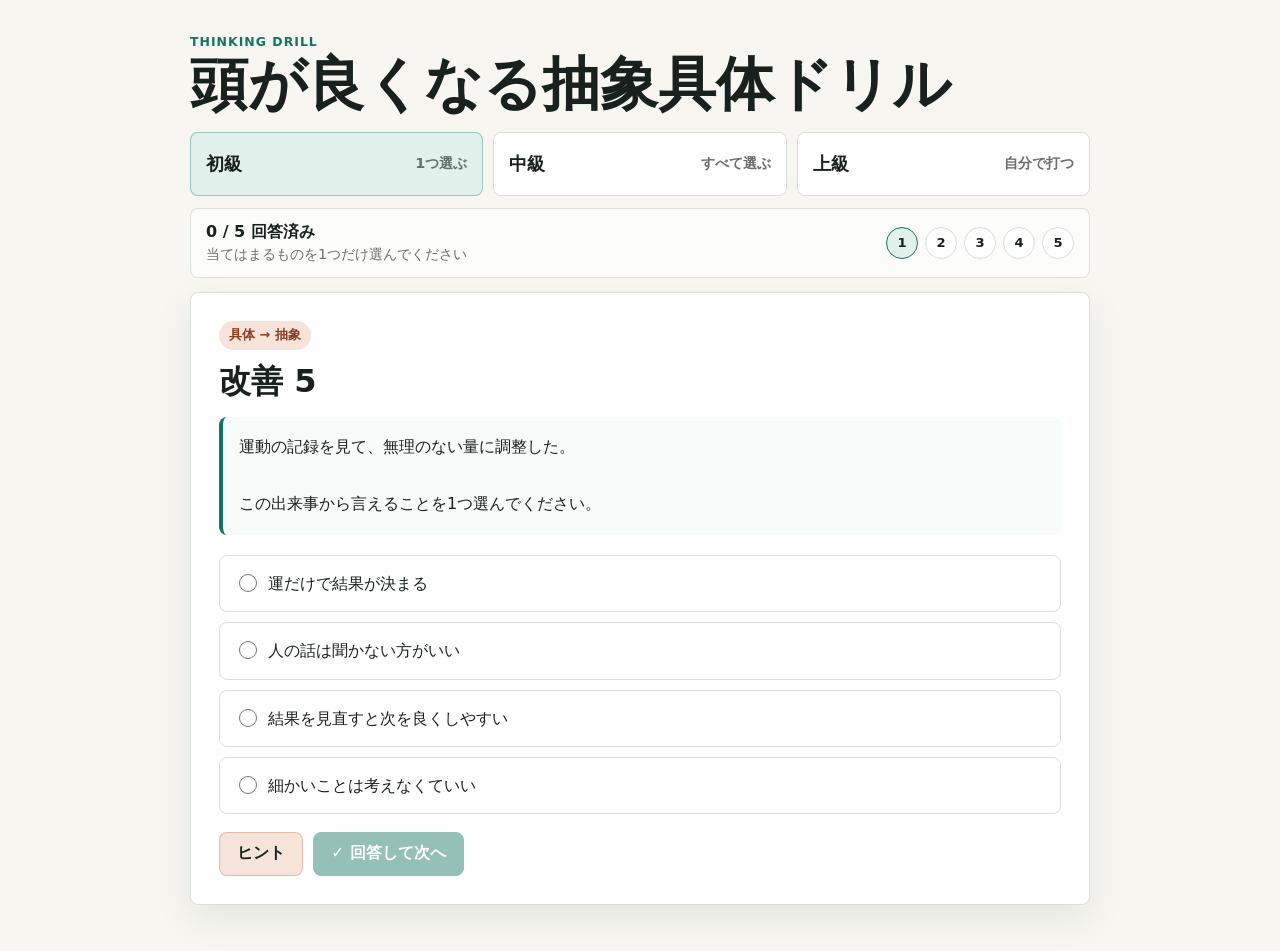
<file: abstract-thinking-drill/index.html>
<!doctype html>
<html lang="ja">
  <head>
    <meta charset="utf-8">
    <meta name="viewport" content="width=device-width, initial-scale=1">
    <title>頭が良くなる抽象具体ドリル</title>
    <meta
      name="description"
      content="抽象と具体を行き来する力を鍛えるシンプルな練習サイト。"
    >
    <link rel="icon" href="./favicon.svg" type="image/svg+xml">
    <link rel="stylesheet" href="./style.css">
  </head>
  <body>
    <main class="app-shell">
      <header class="site-header">
        <p class="eyebrow">Thinking Drill</p>
        <h1>頭が良くなる抽象具体ドリル</h1>
      </header>

      <section class="level-switch" aria-label="難易度選択">
        <button class="level-button active" type="button" data-level="beginner">
          <strong>初級</strong>
          <span>1つ選ぶ</span>
        </button>
        <button class="level-button" type="button" data-level="intermediate">
          <strong>中級</strong>
          <span>すべて選ぶ</span>
        </button>
        <button class="level-button" type="button" data-level="advanced">
          <strong>上級</strong>
          <span>自分で打つ</span>
        </button>
      </section>

      <section class="progress-row" aria-label="進捗">
        <div>
          <span id="question-number">1 / 1</span>
          <p id="level-note">選んで、抽象と具体の感覚をつかむ</p>
        </div>
        <div class="dot-map" id="question-map" aria-label="問題一覧"></div>
      </section>

      <article class="question-card" id="question-card" aria-live="polite">
        <div class="question-label" id="question-type">具体 → 抽象</div>
        <h2 id="question-title">問題タイトル</h2>
        <p class="question-prompt" id="question-prompt"></p>

        <div class="answer-area" id="choice-area"></div>

        <label class="text-answer" id="text-answer-wrap" hidden>
          <span>あなたの答え</span>
          <textarea
            id="answer-input"
            rows="7"
            placeholder="例：つまり、〇〇ということです。たとえば、△△の場面でも同じことが言えます。"
          ></textarea>
        </label>

        <div class="action-row">
          <button class="secondary-button" type="button" id="hint-button">ヒント</button>
          <button class="primary-button" type="button" id="check-button">✓ 回答して次へ</button>
        </div>

        <section class="feedback" id="feedback-panel" hidden>
          <div id="result-panel" hidden>
            <h3 id="result-title">結果</h3>
            <p id="result-text"></p>
          </div>
          <div id="hint-panel" hidden>
            <h3>ヒント</h3>
            <p id="hint-text"></p>
          </div>
          <div id="answer-panel" hidden>
            <h3>考え方</h3>
            <p id="model-answer"></p>
          </div>
        </section>
      </article>

      <section class="result-card" id="final-result" hidden>
        <p class="eyebrow">Result</p>
        <h2 id="final-title">結果</h2>
        <p class="score-text" id="final-score"></p>
        <p class="score-message" id="final-message"></p>
        <div class="score-breakdown" id="score-breakdown" hidden></div>
        <button class="primary-button" type="button" id="restart-button">もう一回やる</button>
      </section>
    </main>

    <script src="./app.js"></script>
  </body>
</html>
</file>
<file: abstract-thinking-drill/style.css>
:root {
  color-scheme: light;
  --bg: #f7f6f1;
  --panel: #ffffff;
  --ink: #19211f;
  --muted: #66716d;
  --line: #d9dfda;
  --green: #147463;
  --green-soft: #e3f1ec;
  --orange: #c96b45;
  --orange-soft: #f6e4db;
  --shadow: 0 14px 38px rgba(25, 33, 31, 0.08);
}

* {
  box-sizing: border-box;
}

body {
  margin: 0;
  min-height: 100vh;
  background: var(--bg);
  color: var(--ink);
  font-family:
    "Noto Sans JP",
    "Yu Gothic UI",
    "Hiragino Sans",
    system-ui,
    sans-serif;
  letter-spacing: 0;
}

button,
textarea {
  font: inherit;
}

button {
  cursor: pointer;
}

.app-shell {
  width: min(900px, calc(100% - 28px));
  margin: 0 auto;
  padding: 34px 0 46px;
}

.site-header {
  margin-bottom: 18px;
}

.eyebrow {
  margin: 0 0 7px;
  color: var(--green);
  font-size: 0.78rem;
  font-weight: 800;
  letter-spacing: 0.08em;
  text-transform: uppercase;
}

h1,
h2,
h3,
p {
  margin-top: 0;
}

h1 {
  margin-bottom: 0;
  font-size: clamp(2rem, 6vw, 3.6rem);
  line-height: 1;
}

h2 {
  margin: 0 0 14px;
  font-size: clamp(1.45rem, 4vw, 2rem);
  line-height: 1.35;
}

h3 {
  margin-bottom: 7px;
  font-size: 0.95rem;
}

.level-switch {
  display: grid;
  grid-template-columns: repeat(3, 1fr);
  gap: 10px;
  margin-bottom: 12px;
}

.level-button {
  display: flex;
  align-items: center;
  justify-content: space-between;
  min-height: 64px;
  padding: 12px 15px;
  border: 1px solid var(--line);
  border-radius: 8px;
  background: var(--panel);
  color: var(--ink);
  text-align: left;
}

.level-button strong {
  font-size: 1.15rem;
}

.level-button span {
  color: var(--muted);
  font-size: 0.9rem;
  font-weight: 700;
}

.level-button.active {
  border-color: rgba(20, 116, 99, 0.35);
  background: var(--green-soft);
}

.progress-row {
  display: flex;
  align-items: center;
  justify-content: space-between;
  gap: 16px;
  margin-bottom: 14px;
  padding: 13px 15px;
  border: 1px solid var(--line);
  border-radius: 8px;
  background: rgba(255, 255, 255, 0.7);
}

#question-number {
  display: block;
  margin-bottom: 2px;
  font-weight: 900;
}

#level-note {
  margin: 0;
  color: var(--muted);
  font-size: 0.9rem;
}

.dot-map {
  display: flex;
  flex-wrap: wrap;
  justify-content: end;
  gap: 7px;
}

.dot-button {
  width: 32px;
  height: 32px;
  border: 1px solid var(--line);
  border-radius: 999px;
  background: var(--panel);
  color: var(--ink);
  font-size: 0.82rem;
  font-weight: 900;
}

.dot-button.active {
  border-color: var(--green);
  background: var(--green-soft);
}

.dot-button.done {
  background: var(--green);
  color: white;
}

.question-card,
.result-card {
  padding: clamp(18px, 4vw, 28px);
  border: 1px solid var(--line);
  border-radius: 8px;
  background: var(--panel);
  box-shadow: var(--shadow);
}

.result-card {
  text-align: center;
}

.score-text {
  margin-bottom: 8px;
  color: var(--green);
  font-size: clamp(2.3rem, 9vw, 4rem);
  font-weight: 900;
  line-height: 1;
}

.score-message {
  max-width: 620px;
  margin: 0 auto 22px;
  color: var(--muted);
  line-height: 1.8;
}

.score-breakdown {
  display: grid;
  gap: 12px;
  margin: 22px 0;
  text-align: left;
}

.grade-item {
  padding: 14px;
  border: 1px solid var(--line);
  border-radius: 8px;
  background: #fff;
}

.grade-head {
  display: flex;
  align-items: start;
  justify-content: space-between;
  gap: 12px;
  margin-bottom: 7px;
}

.grade-head strong {
  font-size: 1rem;
}

.grade-score {
  color: var(--green);
  font-weight: 900;
  white-space: nowrap;
}

.grade-item p {
  margin-bottom: 0;
  color: var(--muted);
  line-height: 1.7;
}

.answer-line {
  margin-top: 8px;
}

.answer-line b {
  color: var(--ink);
}

.question-label {
  display: inline-flex;
  margin-bottom: 10px;
  padding: 6px 10px;
  border-radius: 999px;
  background: var(--orange-soft);
  color: #8a3d22;
  font-size: 0.8rem;
  font-weight: 900;
}

.question-prompt {
  margin-bottom: 20px;
  padding: 16px;
  border-left: 4px solid var(--green);
  border-radius: 8px;
  background: #f7fbf9;
  line-height: 1.8;
  white-space: pre-line;
}

.answer-area {
  display: grid;
  gap: 10px;
}

.choice-option {
  display: grid;
  grid-template-columns: 24px 1fr;
  gap: 10px;
  align-items: start;
  padding: 14px;
  border: 1px solid var(--line);
  border-radius: 8px;
  background: #fff;
  line-height: 1.7;
}

.choice-option input {
  width: 18px;
  height: 18px;
  margin-top: 4px;
  accent-color: var(--green);
}

.choice-option.correct {
  border-color: rgba(20, 116, 99, 0.45);
  background: var(--green-soft);
}

.choice-option.wrong {
  border-color: rgba(201, 107, 69, 0.5);
  background: var(--orange-soft);
}

.text-answer {
  display: grid;
  gap: 8px;
}

.text-answer span {
  color: var(--muted);
  font-size: 0.9rem;
  font-weight: 900;
}

textarea {
  width: 100%;
  min-height: 180px;
  padding: 14px;
  border: 1px solid var(--line);
  border-radius: 8px;
  color: var(--ink);
  line-height: 1.7;
  resize: vertical;
  outline: none;
}

textarea:focus {
  border-color: var(--green);
  box-shadow: 0 0 0 4px rgba(20, 116, 99, 0.12);
}

.action-row {
  display: flex;
  flex-wrap: wrap;
  gap: 10px;
  margin-top: 18px;
}

.primary-button,
.secondary-button {
  min-height: 44px;
  padding: 0 17px;
  border: 1px solid var(--line);
  border-radius: 8px;
  font-weight: 900;
}

.primary-button {
  border-color: var(--green);
  background: var(--green);
  color: white;
}

.primary-button:disabled {
  cursor: not-allowed;
  opacity: 0.45;
}

.secondary-button {
  border-color: rgba(201, 107, 69, 0.35);
  background: var(--orange-soft);
  color: var(--ink);
}

.feedback {
  display: grid;
  gap: 11px;
  margin-top: 18px;
}

.feedback > div {
  padding: 14px;
  border: 1px solid var(--line);
  border-radius: 8px;
  background: #fff;
}

.feedback p {
  margin-bottom: 0;
  line-height: 1.8;
  white-space: pre-line;
}

[hidden] {
  display: none !important;
}

@media (max-width: 640px) {
  .app-shell {
    width: min(100% - 22px, 900px);
    padding-top: 22px;
  }

  .level-switch,
  .progress-row {
    grid-template-columns: 1fr;
  }

  .progress-row {
    align-items: stretch;
    flex-direction: column;
  }

  .dot-map {
    justify-content: start;
  }

  .action-row {
    flex-direction: column;
  }
}
</file>
